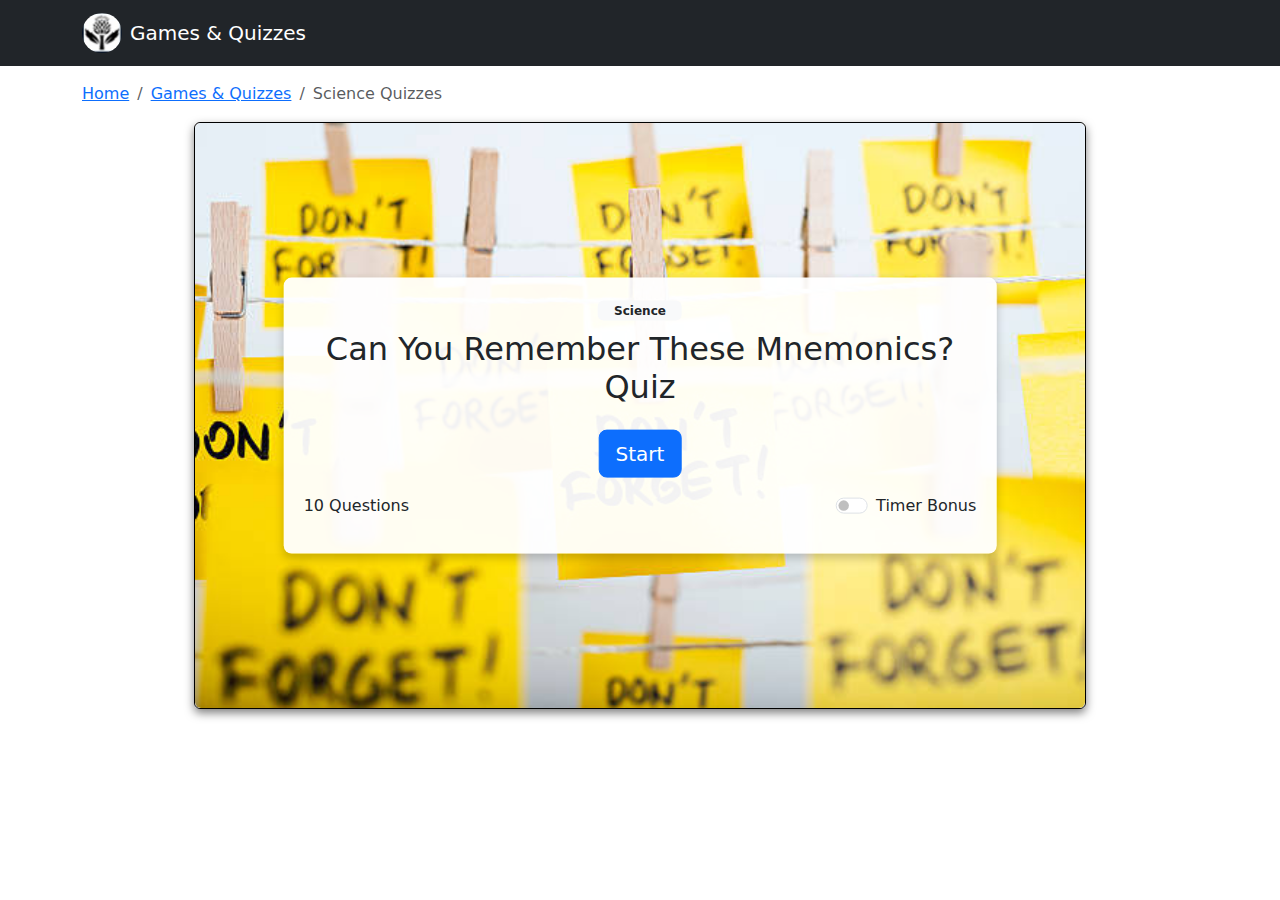
<file: index.html>
<!DOCTYPE html>
<html lang="en">
<head>
    <meta charset="UTF-8">
    <meta name="viewport" content="width=device-width, initial-scale=1.0">
    <title>Interactive Quiz WebApp</title>
    <link rel="stylesheet" href="style.css">
    <link rel="stylesheet" href="https://cdn.jsdelivr.net/npm/bootstrap@5.3.0/dist/css/bootstrap.min.css">
</head>
<body>
    <nav class="navbar navbar-dark bg-dark">
        <div class="container d-flex align-items-center">
            <a class="navbar-brand d-flex align-items-center" href="#">
                <img src="logo.JPG" alt="Logo" width="40" height="40" class="me-2 rounded-circle">
                Games & Quizzes
            </a>
        </div>
    </nav>
    
    <div class="container mt-3">
        <nav aria-label="breadcrumb">
            <ol class="breadcrumb">
                <li class="breadcrumb-item"><a href="index.html">Home</a></li>
                <li class="breadcrumb-item"><a href="#">Games & Quizzes</a></li>
                <li class="breadcrumb-item active" aria-current="page">Science Quizzes</li>
            </ol>
        </nav>
    </div>

    <div class="container d-flex justify-content-center align-items-center">
        <div class="quiz-card position-relative border border-black rounded">
            <img src="bgPic.jpg" class="img-fluid rounded shadow-lg" alt="Quiz Image">
            <div class="quiz-overlay text-center">
                <span class="badge bg-light text-dark px-3 py-1">Science</span>
                <h2 class="text-dark mt-2">Can You Remember These Mnemonics? Quiz</h2>
                <button class="btn btn-primary btn-lg mt-3"><a href="startQuiz.html">Start</a></button>
                <div class="d-flex justify-content-between mt-3">
                    <p>10 Questions</p>
                    <div class="form-check form-switch">
                        <input class="form-check-input" type="checkbox" id="timerToggle">
                        <label class="form-check-label" for="timerToggle">Timer Bonus</label>
                    </div>
                </div>
            </div>
        </div>
    </div>




    <script src="script.js"></script>
</body>
</html>
</file>
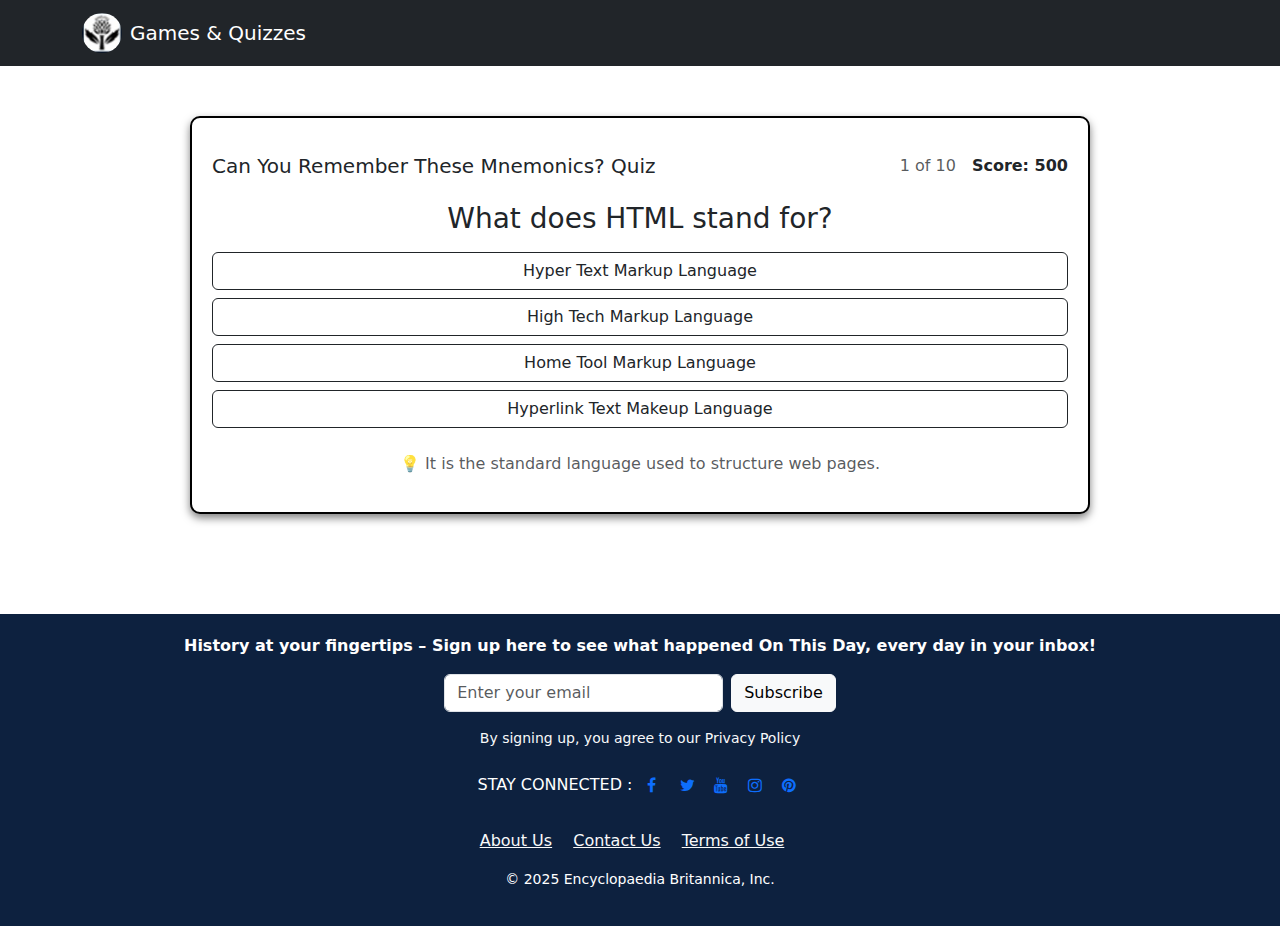
<file: startQuiz.html>
<!DOCTYPE html>
<html lang="en">
<head>
    <meta charset="UTF-8">
    <meta name="viewport" content="width=device-width, initial-scale=1.0">
    <title>Interactive Quiz WebApp</title>
    <link rel="stylesheet" href="startQuiz.css">
    <link rel="stylesheet" href="https://cdn.jsdelivr.net/npm/bootstrap@5.3.0/dist/css/bootstrap.min.css">
    <link rel="stylesheet" href="https://cdnjs.cloudflare.com/ajax/libs/font-awesome/4.7.0/css/font-awesome.min.css">
</head>
<body>
    <nav class="navbar navbar-dark bg-dark">
        <div class="container d-flex align-items-center">
            <a class="navbar-brand d-flex align-items-center" href="index.html">
                <img src="logo.JPG" alt="Logo" width="40" height="40" class="me-2 rounded-circle">
                Games & Quizzes
            </a>
        </div>
    </nav>

    <div class="container d-flex justify-content-center">
        <div class="quiz-container">
            
            

            <div class="d-flex justify-content-between align-items-center mt-3">
                <h5 class="text-start mb-0">Can You Remember These Mnemonics? Quiz</h5>
                <div class="d-flex align-items-center gap-3"> 
                    <span id="questionCount" class="text-muted">1 of 10</span>
                    <span id="score" class="fw-bold">Score: <span class="text-dark">500</span></span>
                </div>
            </div>
            
    
            <h3 id="question" class="text-center mt-4">Never Eat Shredded Wheat</h3>
    
            <div id="options" class="quiz-options text-center">
                <button class="btn btn-outline-secondary">compass directions</button>
                <button class="btn btn-outline-secondary">ancient grains</button>
                <button class="btn btn-outline-secondary">Allied powers in World War II</button>
                <button class="btn btn-outline-secondary">presidents represented on Mount Rushmore</button>
            </div>
    
            <div class="text-center mt-4">
                <button id="nextBtn" class="btn btn-primary" style="display: none;">Next →</button>
            </div>
    
            <p id="hint" class="text-muted text-center mt-3">
                💡 Starting at the top and going clockwise, compass directions are north, east, south, and west.
            </p>
        </div>
    </div>

    <footer class="footer text-center">
        <div class="container">
            <p class="fw-bold">History at your fingertips – Sign up here to see what happened On This Day, every day in your inbox!</p>
            <div class="d-flex justify-content-center">
                <input type="email" class="form-control w-25" placeholder="Enter your email">
                <button class="btn btn-light ms-2">Subscribe</button>
            </div>
            <p class="mt-3 text-light small">By signing up, you agree to our <a href="#" class="text-decoration-none text-light">Privacy Policy</a></p>
            
            <div class="icons">
                <p>STAY CONNECTED : </p>
                <a href="#" class="fa fa-facebook"></a>
                <a href="#" class="fa fa-twitter"></a>
                <a href="#" class="fa fa-youtube"></a>
                <a href="#" class="fa fa-instagram"></a>
                <a href="#" class="fa fa-pinterest"></a>
            </div>
            <div class="mt-4">
                <a href="#" class="text-light me-3">About Us</a>
                <a href="#" class="text-light me-3">Contact Us</a>
                <a href="#" class="text-light me-3">Terms of Use</a>
            </div>
    
            <p class="mt-3 small">© 2025 Encyclopaedia Britannica, Inc.</p>
        </div>
    </footer>
    
    


    <script src="https://cdn.jsdelivr.net/npm/bootstrap@5.3.3/dist/js/bootstrap.bundle.min.js"></script>
    <script src="startQuiz.js" type="module"></script>
</body>
</html>
</file>
<file: style.css>
body {
    background-color: #e4e5e5;
    margin: 0;
    padding: 0;
}

.quiz-card {
    position: relative;
    max-width: 100%;
    width: 80%;
    margin: auto;
    box-shadow: 0px 4px 10px rgba(0, 0, 0, 0.5);
    border-radius: 10px;
    overflow: hidden;
}

.quiz-card img {
    width: 100%;
    height: auto;
    max-height: 80vh;
    border-radius: 8px;
    object-fit: cover;
}

.quiz-overlay {
    position: absolute;
    top: 50%;
    left: 50%;
    transform: translate(-50%, -50%);
    background: rgba(255, 255, 255, 0.95);
    padding: 20px;
    border-radius: 8px;
    box-shadow: 0px 4px 10px rgba(0, 0, 0, 0.2);
    width: 80%;
    text-align: center;
}

.btn a {
    color: white;
    text-decoration: none;
}

@media (max-width: 1200px) {
    .quiz-card {
        width: 90%;
    }
    .quiz-overlay {
        width: 90%;
        padding: 15px;
    }
}

@media (max-width: 768px) {
    .quiz-card {
        width: 95%;
    }
    .quiz-overlay {
        width: 95%;
        font-size: 14px;
        padding: 10px;
    }
    .quiz-card img {
        height: 50vh;
    }
}

@media (max-width: 480px) {
    .quiz-overlay {
        width: 100%;
        padding: 10px;
        font-size: 12px;
    }
    .quiz-card {
        width: 100%;
        box-shadow: none;
    }
}
</file>
<file: startQuiz.css>
body {
    background-color: #f8f9fa;
    margin: 0;
    padding: 0;
}

.quiz-container {
    max-width: 900px;
    background: white;
    border-radius: 10px;
    box-shadow: 0 4px 8px rgba(0, 0, 0, 0.5);
    padding: 20px;
    margin: 50px auto;
    border: 2px solid black;
}

.quiz-options button {
    width: 100%;
    margin-top: 10px;
}

.correct {
    background-color: white !important;
    color: black !important;
    border: 3px solid green !important;
    font-weight: bold;
    position: relative;
}

.btn-danger {
    background-color: white !important;
    color: red !important;
    border: 3px solid red !important;
    font-size: large;
    position: relative;
}

.btn-danger::after {
    content: "✖";
    color: red;
    font-weight: bold;
    position: absolute;
    right: 10px;
    top: 50%;
    transform: translateY(-50%);
}

.correct::after {
    content: "✓";
    color: green;
    font-weight: bold;
    position: absolute;
    right: 10px;
    top: 50%;
    transform: translateY(-50%);
}

.btn.disabled {
    opacity: 0.6;
    pointer-events: none;
}

#nextBtn {
    display: none;
    background-color: #007bff;
    color: white;
    border: 2px solid #343a40 !important;
    font-size: large;
    margin-top: 20px;
}

.footer {
    background-color: #0d213f;
    color: white;
    padding: 20px 0;
    margin-top: 50px;
    text-align: center;
}

.icons {
    display: flex;
    flex-direction: row;
    justify-content: center;
    align-items: center;
}

.icons p {
    margin: 2px;
}

.fa {
    padding: 10px;
    font-size: 30px;
    width: 30px;
    text-align: center;
    text-decoration: none;
    margin: 2px;
}

.fa:hover {
    opacity: 0.7;
}

.results-container {
    display: flex;
    flex-direction: row;
    align-items: center;
    width: 100%;
    max-width: 600px;
    margin: auto;
    padding: 20px;
    background: white;
    border-radius: 10px;
    box-shadow: 0 4px 8px rgba(0, 0, 0, 0.2);
    gap: 20px;
}

/* Leaderboard */
.leaderboard {
    width: 100%;
    overflow-y: auto;
    background: #f8f9fa;
    padding: 15px;
    border-radius: 10px;
    box-shadow: 0 4px 8px rgba(0, 0, 0, 0.5);
    max-height: 250px;
}

.leaderboard::-webkit-scrollbar {
    width: 6px;
}

.leaderboard::-webkit-scrollbar-thumb {
    background: #007bff;
    border-radius: 10px;
}

.leaderboard::-webkit-scrollbar-track {
    background: #ddd;
}

/* Score Summary */
.score-summary {
    width: 100%;
    background: #ffffff;
    padding: 20px;
    border-radius: 10px;
    box-shadow: 0 4px 8px rgba(0, 0, 0, 0.5);
    text-align: center;
    
}

/* Progress Circle */
.progress-circle {
    width: 120px;
    height: 120px;
    position: relative;
    margin: auto;
}

.circular-chart {
    width: 100%;
    height: auto;
}

.circle-bg {
    fill: none;
    stroke: #e6e6e6;
    stroke-width: 3;
}

.circle {
    fill: none;
    stroke: #007bff;
    stroke-width: 3;
    stroke-linecap: round;
    transform: rotate(-90deg);
    transform-origin: center;
    transition: stroke-dasharray 1s ease-out;
}

.progress-text {
    position: absolute;
    top: 52%;
    left: 50%;
    transform: translate(-50%, -50%);
    text-align: center;
    font-size: medium;
    font-weight: bold;
    color: #007bff;
    margin: auto;
}

/* 📱 Responsive Adjustments */
@media (max-width: 1024px) {
    .quiz-container {
        width: 90%;
    }
    .results-container {
        width: 90%;
    }
}

@media (max-width: 768px) {
    .quiz-container {
        width: 95%;
        padding: 15px;
    }
    .results-container {
        width: 95%;
        padding: 15px;
    }
    .leaderboard {
        max-height: 200px;
    }
    .score-summary {
        padding: 15px;
    }
    .progress-circle {
        width: 100px;
        height: 100px;
    }
    .progress-text {
        font-size: 16px;
    }
}

/* Mobile: Stack leaderboard on top and progress below */
@media (max-width: 480px) {
    .quiz-container {
        width: 95%;
        padding: 15px;
    }

    .quiz-container .d-flex {
        flex-direction: column;
        text-align: center;
    }
    .quiz-container .d-flex.align-items-center {
        justify-content: center;
        margin-top: 5px;
    }
    
    .results-container {
        width: 100%;
        padding: 10px;
        flex-direction: column;
    }
    .leaderboard {
        order: -1;
        max-height: 50%;
    }
    .score-summary {
        order: 1;
        padding: 10px;
        max-height: 50%;
    }
    .progress-circle {
        width: 90px;
        height: 90px;
    }
    .progress-text {
        font-size: 10px;
        margin: auto;
        top: 50px;
    }
}
</file>
